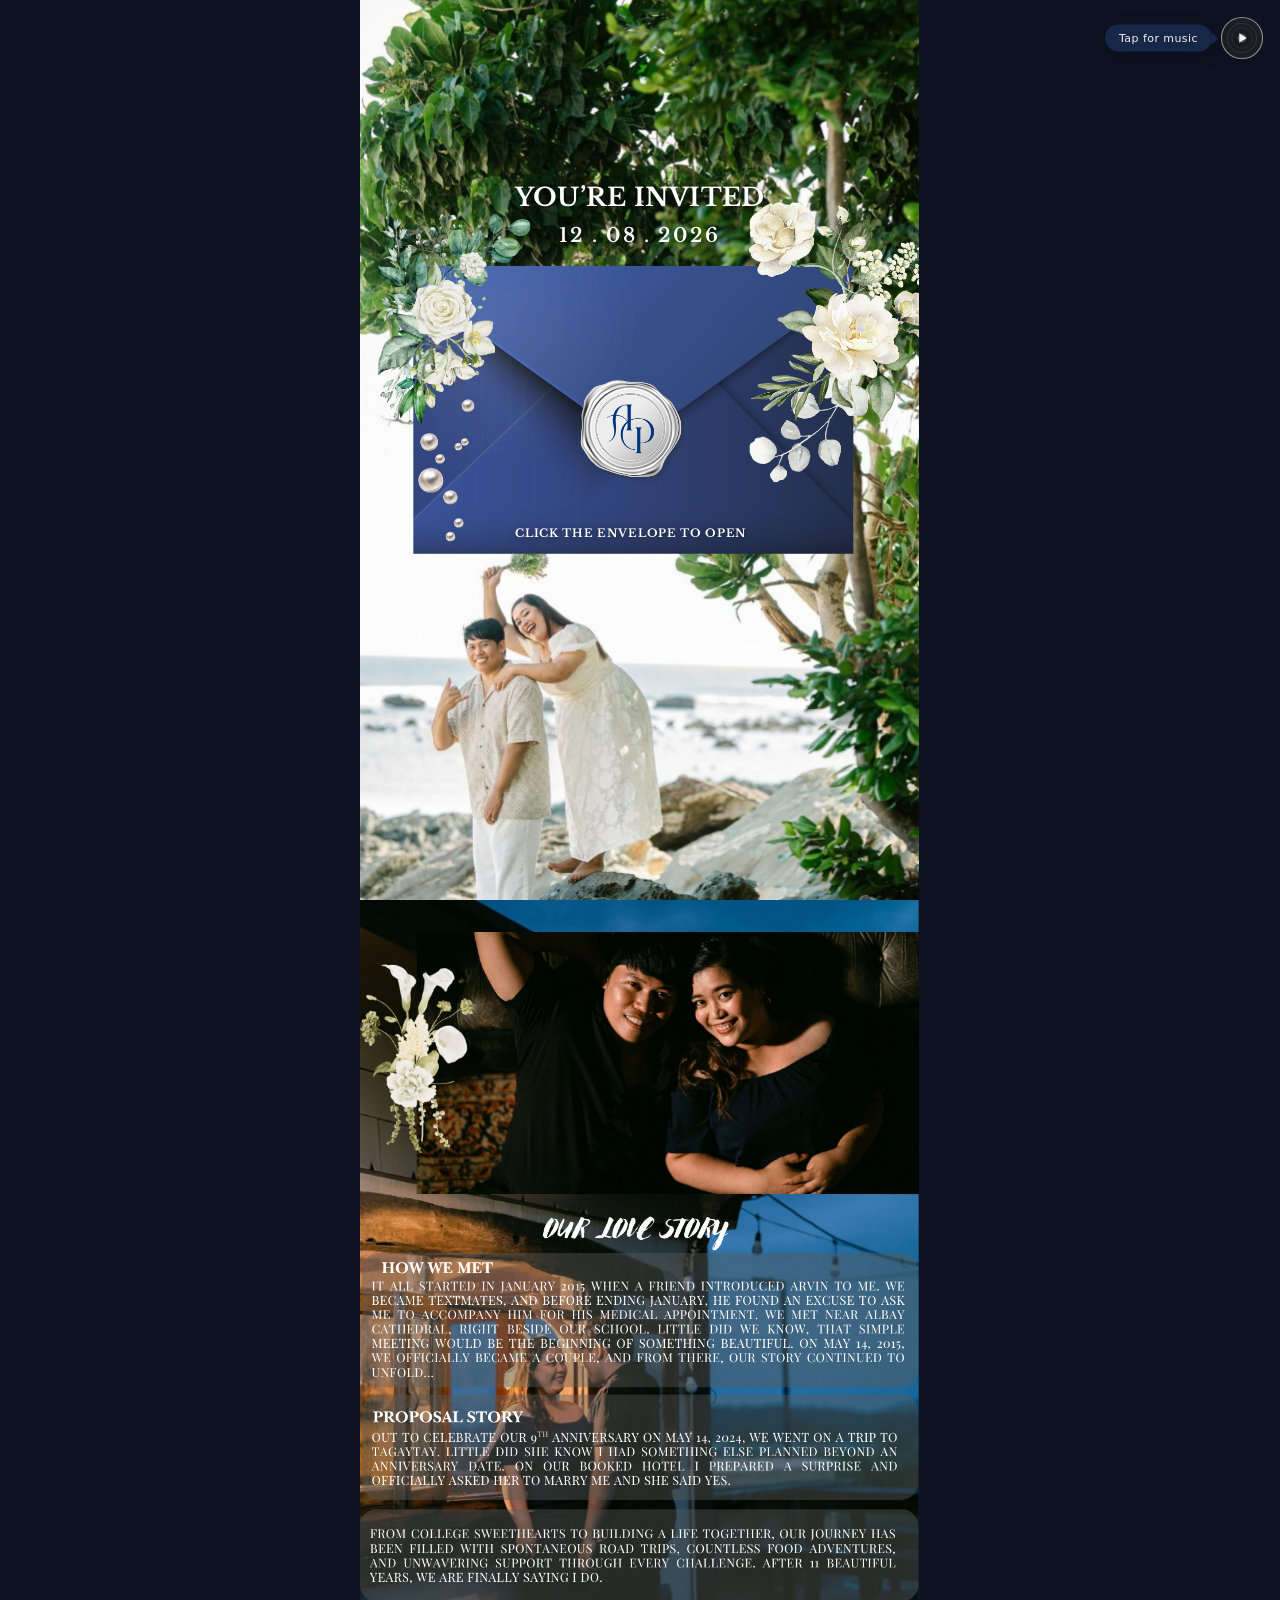
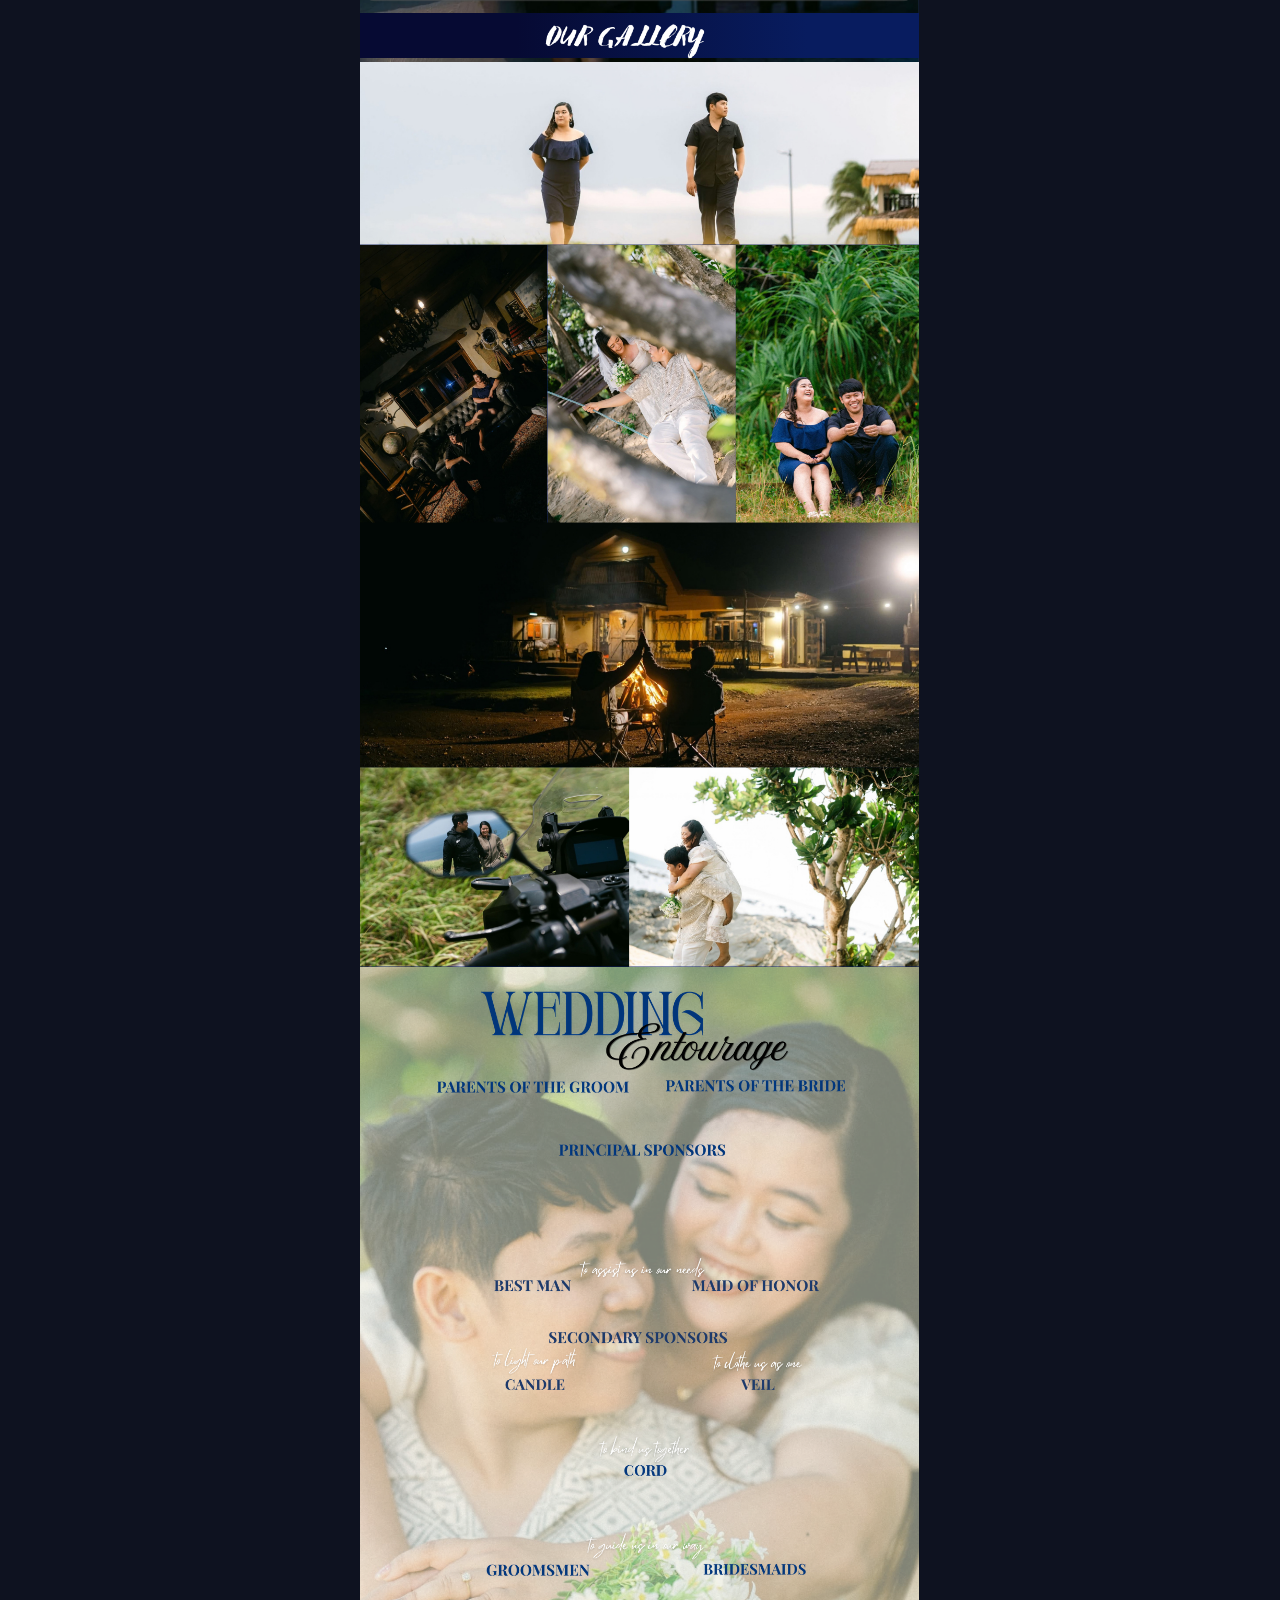
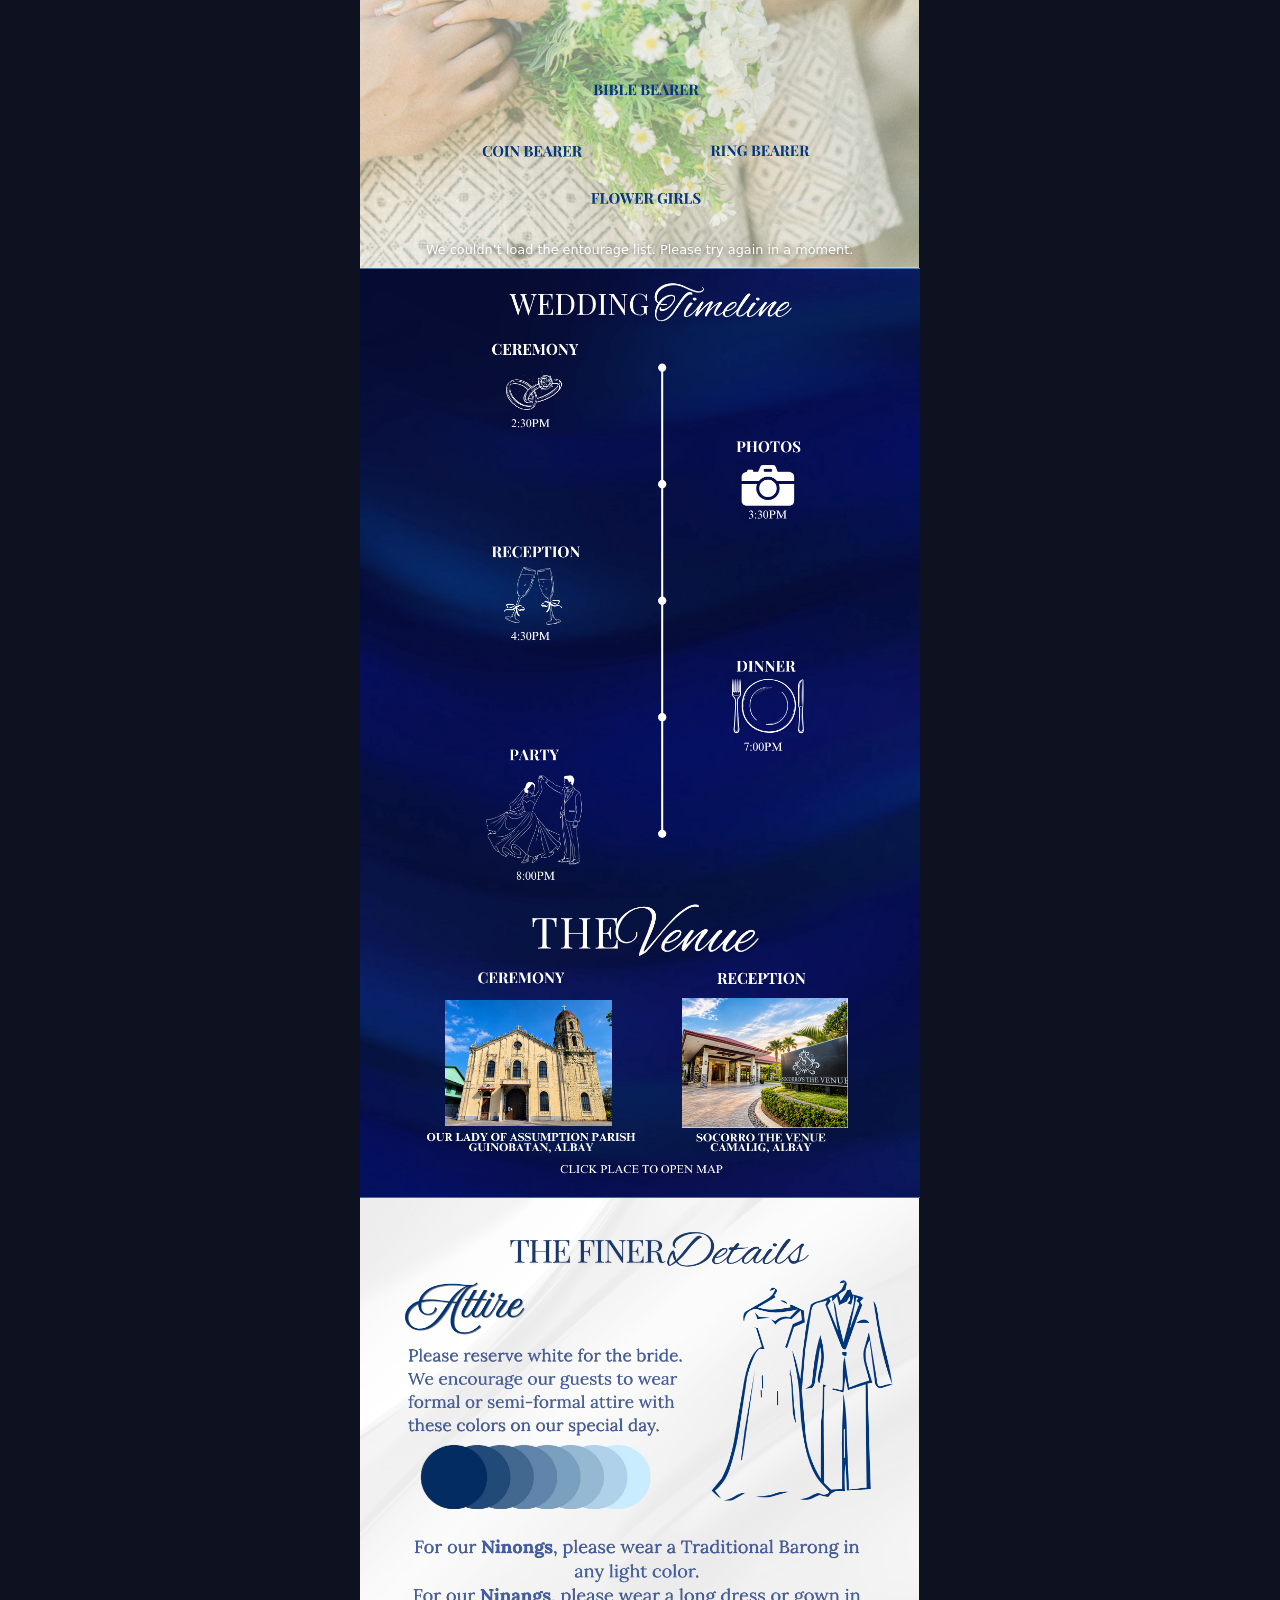
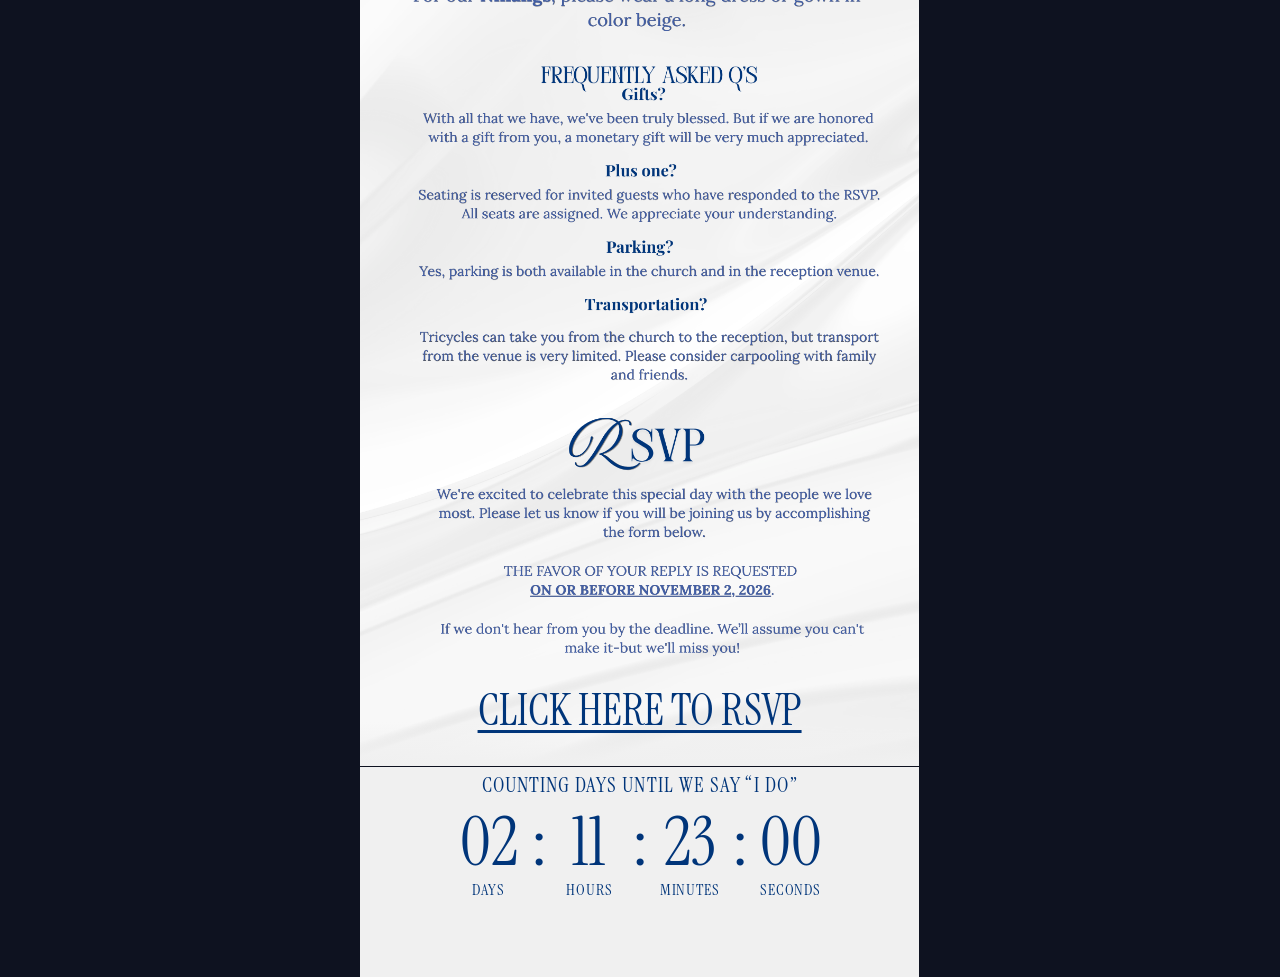
<file: index.html>
<!DOCTYPE html>
<html lang="en">
<head>
<meta charset="UTF-8">
<meta name="viewport" content="width=device-width, initial-scale=1, viewport-fit=cover">
<meta name="description" content="You are invited to the wedding of Arvin &amp; Precious on December 8, 2026.">
<meta name="robots" content="noindex,nofollow">
<meta name="theme-color" content="#16274a">
<meta property="og:type" content="website">
<meta property="og:url" content="https://verykimiczar.github.io/RVSP/">
<meta property="og:image" content="https://verykimiczar.github.io/RVSP/assets/og-image.jpg?v=2">
<meta property="og:image:type" content="image/jpeg">
<meta property="og:image:width" content="1200">
<meta property="og:image:height" content="630">
<meta property="og:image:alt" content="Arvin and Precious running hand in hand on the beach">
<meta name="twitter:card" content="summary_large_image">
<meta name="twitter:image" content="https://verykimiczar.github.io/RVSP/assets/og-image.jpg?v=2">
<meta property="og:title" content="Arvin &amp; Precious &mdash; You&rsquo;re Invited">
<meta property="og:description" content="You are invited to the wedding of Arvin &amp; Precious on December 8, 2026.">
<link rel="icon" type="image/png" sizes="32x32" href="assets/favicon-32.png">
<link rel="icon" type="image/png" sizes="192x192" href="assets/favicon-192.png">
<link rel="apple-touch-icon" href="assets/apple-touch-icon.png">
<title>Arvin &amp; Precious</title>
<link rel="preconnect" href="https://fonts.googleapis.com">
<link rel="preconnect" href="https://fonts.gstatic.com" crossorigin>
<link href="https://fonts.googleapis.com/css2?family=Libre+Baskerville:wght@400;700&family=Lora:ital,wght@0,400;0,600;1,400;1,600&family=Instrument+Serif&display=swap" rel="stylesheet">
<link rel="stylesheet" href="styles.css">
</head>
<body>

<button class="music-disc is-muted" id="musicDisc" type="button" aria-label="Play background music" aria-pressed="true">
  <svg class="disc-art" viewBox="0 0 60 60" xmlns="http://www.w3.org/2000/svg">
    <circle cx="30" cy="30" r="28" fill="#16274a" stroke="#f3f7fb" stroke-width="1.5"/>
    <circle cx="30" cy="30" r="20" fill="none" stroke="rgba(255,255,255,.25)" stroke-width="1"/>
    <circle cx="30" cy="30" r="14" fill="none" stroke="rgba(255,255,255,.18)" stroke-width="1"/>
    <circle cx="30" cy="30" r="6" fill="#b3925c"/>
    <circle cx="30" cy="30" r="2" fill="#16274a"/>
  </svg>
  <svg class="play-icon" viewBox="0 0 24 24" width="16" height="16" fill="#f3f7fb" aria-hidden="true"><path d="M8 5v14l11-7z"/></svg>
</button>
<p class="music-hint" id="musicHint">Tap for music</p>
<audio id="bgMusic" loop preload="metadata">
  <source src="assets/bgm.mp3" type="audio/mpeg">
</audio>

<nav class="side-nav" id="sideNav" aria-label="Jump to a section">
  <svg width="0" height="0" style="position:absolute" aria-hidden="true" focusable="false">
    <defs><filter id="navGoo"><feGaussianBlur in="SourceGraphic" stdDeviation="3" result="b"/><feColorMatrix in="b" mode="matrix" values="1 0 0 0 0  0 1 0 0 0  0 0 1 0 0  0 0 0 18 -7" result="g"/><feComposite in="SourceGraphic" in2="g" operator="atop"/></filter></defs>
  </svg>
  <div class="nav-rail">
    <ul class="nav-list">
      <li><a class="nav-item" href="#countdown"><span class="nav-label">Countdown</span></a></li>
      <li><a class="nav-item" href="#story"><span class="nav-label">Our Love Story</span></a></li>
      <li><a class="nav-item" href="#gallery"><span class="nav-label">Gallery</span></a></li>
      <li><a class="nav-item" href="#entourage"><span class="nav-label">Wedding Entourage</span></a></li>
      <li><a class="nav-item" href="#timeline"><span class="nav-label">Timeline &amp; Venue</span></a></li>
      <li><a class="nav-item" href="#details"><span class="nav-label">Details &amp; RSVP</span></a></li>
    </ul>
    <div class="nav-goo" aria-hidden="true"></div>
  </div>
</nav>

<main class="stage" id="stage">
  <p class="invite-heading">You&rsquo;re Invited</p>
  <p class="invite-date">12 . 08 . 2026</p>

  <div class="envelope-wrap">
    <img class="envelope" src="assets/photos/envelope/envelope.png" width="1097" height="692" alt="Wedding invitation envelope">
    <p class="unseal-caption">Click the envelope to open</p>
    <button class="envelope-hit" id="openBtn" type="button" aria-label="Open the invitation"></button>
  </div>

  <section class="countdown" id="countdown" aria-hidden="true">
    <div class="cd-bg"></div>
    <div class="cd-frame">
      <img class="cd-flap" src="assets/photos/countdown/flap.png" width="952" height="933" alt="">
      <img class="cd-content" src="assets/photos/countdown/content.png" width="784" height="736" alt="Together with our families, Arvin and Precious invite you to join in the celebration of our marriage">
      <img class="cd-base" src="assets/photos/countdown/base.png" width="1106" height="949" alt="">
      <a class="cd-story" id="storyLink" href="#story"><img src="assets/photos/countdown/click.png" width="481" height="325" alt="Click to see our story"></a>
      <p class="cd-title">Counting days until we say &ldquo;I do&rdquo;</p>
      <div class="cd-grid" role="timer" aria-label="Countdown to December 8, 2026">
        <div class="cd-unit"><span class="cd-num" data-cd="d">00</span><span class="cd-label">Days</span></div>
        <div class="cd-unit"><span class="cd-num" data-cd="h">00</span><span class="cd-label">Hours</span></div>
        <div class="cd-unit"><span class="cd-num" data-cd="m">00</span><span class="cd-label">Minutes</span></div>
        <div class="cd-unit"><span class="cd-num" data-cd="s">00</span><span class="cd-label">Seconds</span></div>
      </div>
    </div>
  </section>
</main>

<section class="story" id="story">
  <div class="story-top">
    <img class="story-flower" src="assets/photos/story/photo-flower.png" width="781" height="365" alt="Arvin and Precious" loading="lazy">
    <img class="story-text" src="assets/photos/story/lovestory.png" width="974" height="797" alt="Our love story: how we met, our proposal story, and how our journey continues. Our gallery." loading="lazy">
  </div>
  <img class="story-collage" id="gallery" src="assets/photos/story/collage.png" width="1192" height="1731" alt="Gallery of photos of Arvin and Precious" loading="lazy">
</section>


<section class="ent" id="entourage">
  <img class="ent-piece title" src="assets/photos/weddingdeets/entourage.png" width="876" height="268" alt="Wedding Entourage" loading="lazy">
  <img class="ent-piece pp" src="assets/photos/weddingdeets/parents-principal.png" width="836" height="179" alt="Parents of the Groom, Parents of the Bride, Principal Sponsors" loading="lazy">
  <img class="ent-piece bm" src="assets/photos/weddingdeets/assist-best-maid.png" width="805" height="103" alt="To assist us in our needs: Best Man, Maid of Honor" loading="lazy">
  <img class="ent-piece cv" src="assets/photos/weddingdeets/secondary-candle-veil.png" width="683" height="146" alt="Secondary Sponsors: Candle, Veil" loading="lazy">
  <img class="ent-piece bb" src="assets/photos/weddingdeets/bind-bride.png" width="709" height="304" alt="Cord, Groomsmen, Bridesmaids" loading="lazy">
  <img class="ent-piece bf" src="assets/photos/weddingdeets/bible-flower.png" width="697" height="263" alt="Bible Bearer, Coin Bearer, Ring Bearer, Flower Girls" loading="lazy">
  <div class="ent-names" data-ent="parentsGroom"></div>
  <div class="ent-names" data-ent="parentsBride"></div>
  <div class="ent-names" data-ent="principalLeft"></div>
  <div class="ent-names" data-ent="principalRight"></div>
  <div class="ent-names" data-ent="bestMan"></div>
  <div class="ent-names" data-ent="maid"></div>
  <div class="ent-names" data-ent="candle"></div>
  <div class="ent-names" data-ent="veil"></div>
  <div class="ent-names" data-ent="cord"></div>
  <div class="ent-names" data-ent="groomsmen"></div>
  <div class="ent-names" data-ent="bridesmaids"></div>
  <div class="ent-names" data-ent="bible"></div>
  <div class="ent-names" data-ent="coin"></div>
  <div class="ent-names" data-ent="ring"></div>
  <div class="ent-names" data-ent="flower"></div>
  <p class="ent-status" id="entStatus" hidden></p>
</section>

<section class="venue" id="timeline">
  <p class="sr-only">Wedding timeline: ceremony 2:30 PM, photos 3:30 PM, reception 4:30 PM, dinner 7:00 PM, party 8:00 PM. The venue: ceremony at Our Lady of the Assumption Parish, Guinobatan, Albay; reception at Socorro's The Venue, Camalig, Albay. Select a place to open its map.</p>
  <a class="venue-link ceremony" href="https://www.google.com/maps/place/Our+Lady+of+the+Assumption+Parish+Church+-+Poblacion,+Guinobatan,+Albay+(Diocese+of+Legazpi)/@13.1913012,123.5979834,17z/data=!3m1!4b1!4m6!3m5!1s0x33a10896a8161387:0x7d212d67f3a30101!8m2!3d13.1913012!4d123.6005583!16s%2Fg%2F11g6mv6gl_" target="_blank" rel="noopener noreferrer" aria-label="Open map: Our Lady of the Assumption Parish, Guinobatan, Albay (opens in a new tab)">
    <img src="assets/photos/wherewhen/ceremony.png" width="327" height="247" alt="Our Lady of the Assumption Parish church" loading="lazy">
  </a>
  <a class="venue-link reception" href="https://www.google.com/maps/place/Socorro's+The+Venue/@13.1789121,123.6712646,17z/data=!3m1!4b1!4m6!3m5!1s0x33a107b3dcfee1b9:0x1fc22ef3575d387b!8m2!3d13.1789121!4d123.6712646!16s%2Fg%2F11lm0r4rkm" target="_blank" rel="noopener noreferrer" aria-label="Open map: Socorro's The Venue, Camalig, Albay (opens in a new tab)">
    <img src="assets/photos/wherewhen/reception.png" width="323" height="254" alt="Socorro's The Venue entrance" loading="lazy">
  </a>
</section>

<section class="details" id="details">
  <p class="sr-only">The finer details. Attire: please reserve white for the bride. We encourage our guests to wear formal or semi-formal attire in shades of blue. For our Ninongs, please wear a Traditional Barong in any light color. For our Ninangs, please wear a long dress or gown in color beige. Frequently asked questions. Gifts: with all that we have, we have been truly blessed, but if we are honored with a gift from you, a monetary gift will be very much appreciated. Plus one: seating is reserved for invited guests who have responded to the RSVP, and all seats are assigned. Parking: yes, parking is available both at the church and at the reception venue. Transportation: tricycles can take you from the church to the reception, but transport from the venue is very limited, so please consider carpooling with family and friends. RSVP: we are excited to celebrate this special day with the people we love most. Please let us know if you will be joining us. The favor of your reply is requested on or before November 2, 2026. If we do not hear from you by the deadline, we will assume you cannot make it, but we will miss you.</p>
  <button class="rsvp-link" id="rsvpOpen" type="button" aria-expanded="false" aria-controls="rsvpPanel">Click here to RSVP</button>
</section>

<section class="rsvp" id="rsvp" aria-label="RSVP">
  <div class="rsvp-panel" id="rsvpPanel">
    <div class="rsvp-panel-inner" inert>
      <div class="rsvp-card" role="group" aria-labelledby="rsvpHeading">
        <div class="rsvp-orn" aria-hidden="true">&#10022;</div>
        <h2 class="rsvp-heading" id="rsvpHeading">Find your invitation</h2>
        <p class="rsvp-sub">Every seat is reserved with love and intention.<br>Kindly find your name to confirm your attendance.</p>

        <label class="rsvp-label" for="nameInput">Guest name</label>
        <input class="rsvp-input" type="text" id="nameInput" placeholder="Enter your name&hellip;" autocomplete="off" autocapitalize="words" spellcheck="false" enterkeyhint="search">
        <p class="rsvp-status" id="lookupStatus" aria-live="polite"></p>

        <div class="rsvp-reveal" id="inviteSection">
          <div class="rsvp-reveal-inner" inert>
            <p class="rsvp-rule-label">Reserved in your honour</p>
            <div class="rsvp-person">
              <select class="rsvp-title" id="titleSelect" aria-label="Title (Mr., Mrs., or Miss)">
                <option value="">Title</option>
                <option value="Mr.">Mr.</option>
                <option value="Mrs.">Mrs.</option>
                <option value="Miss">Miss</option>
              </select>
              <span class="rsvp-person-name" id="inviteName">Guest Name</span>
              <div class="rsvp-control">
                <label class="rsvp-switch">
                  <input type="checkbox" id="attendToggle" aria-label="Attending">
                  <span class="track"></span>
                  <span class="thumb"></span>
                </label>
                <span class="rsvp-switch-label" id="attendLabel">Regretfully declines</span>
              </div>
            </div>
          </div>
        </div>

        <div class="rsvp-reveal" id="confirmSection">
          <div class="rsvp-reveal-inner" inert>
            <div class="rsvp-confirm">
              <button class="rsvp-btn" id="confirmBtn" type="button">Confirm response</button>
              <p class="rsvp-status" id="confirmStatus" aria-live="polite"></p>
              <p class="rsvp-deadline">RSVP deadline &middot; November 2, 2026</p>
            </div>
          </div>
        </div>
      </div>
    </div>
  </div>
</section>

<section class="dt-wrap" aria-label="Countdown to the wedding">
  <div class="dt-inner">
    <p class="dt-title">Counting days until we say &ldquo;I do&rdquo;</p>
    <div class="dt-grid" role="timer" aria-label="Countdown to December 8, 2026">
      <div class="dt-unit"><span class="dt-num" data-cd="d">00</span><span class="dt-label">Days</span></div>
      <div class="dt-unit"><span class="dt-num" data-cd="h">00</span><span class="dt-label">Hours</span></div>
      <div class="dt-unit"><span class="dt-num" data-cd="m">00</span><span class="dt-label">Minutes</span></div>
      <div class="dt-unit"><span class="dt-num" data-cd="s">00</span><span class="dt-label">Seconds</span></div>
    </div>
  </div>
</section>

<div class="rsvp-overlay" id="thankYouOverlay" aria-hidden="true">
  <div class="rsvp-modal" role="dialog" aria-modal="true" aria-labelledby="thankYouHeading">
    <span class="rsvp-modal-spark" aria-hidden="true">&#10022;</span>
    <p class="rsvp-modal-couple">Arvin <span>&amp;</span> Precious</p>
    <hr class="rsvp-modal-divider">
    <p class="rsvp-modal-heading" id="thankYouHeading">Thank You</p>
    <p class="rsvp-modal-message" id="thankYouMessage">Your response has been received.</p>
    <button class="rsvp-modal-close" id="closeThankYouBtn" type="button">Close</button>
  </div>
</div>

<script src="script.js"></script>
</body>
</html>
</file>
<file: styles.css>
:root{
  --h100: 100vh;
  --col: min(100vw, calc(var(--h100) * 1455 / 2342)); /* width of the portrait column every section uses */
  --cq: calc(var(--col) / 100); /* 1% of the column; becomes 1cqw below where supported */
  --navy: #16274a;
  --paper: #f7f2e6;
  --font-display: 'Libre Baskerville', serif;
  --ease: cubic-bezier(.65,0,.35,1);
}
@supports (height: 100dvh){ :root{ --h100: 100dvh; } }
@supports (width: 1cqw){ :root{ --cq: 1cqw; } }
@supports not (width: 1cqw){ .cd-frame{ --cq: calc(min(var(--col), var(--h100) * 608 / 1080) / 100); } }
*{ box-sizing: border-box; }
html, body{ height: 100%; margin: 0; }
body{ background: #0e1220; overflow: hidden; } /* locked on the envelope... */
body.site-opened{ overflow-y: auto; } /* ...scrolls once it is opened */
button{ font-family: inherit; cursor: pointer; }

/* Portrait stage matching the 1455x2342 background; extra width on desktop shows dark sides */
.stage{
  position: relative; overflow: hidden; overflow: clip;
  height: 100vh;
  height: 100dvh;
  width: var(--col);
  margin: 0 auto;
  container-type: inline-size;
  background:
    url('assets/photos/envelope/background1.png') 23% 43% / 130% 130% no-repeat,
    linear-gradient(180deg, #16274a 0%, #2c4a78 32%, #6f9dc4 62%, #cfe0ee 100%);
}

.invite-heading, .invite-date{
  position: absolute; left: 0; right: 0; margin: 0; text-align: center;
  font-family: var(--font-display); color: #fff; text-transform: uppercase;
  transform: translateY(-50%);
  text-shadow: 0 2px 12px rgba(0,0,0,.4);
  transition: opacity .5s var(--ease);
}
.invite-heading{ top: 21.9%; font-weight: 700; letter-spacing: .01em; font-size: calc(var(--cq) * 4.5); }
.invite-date{ top: 26.1%; font-weight: 600; letter-spacing: .10em; font-size: calc(var(--cq) * 3.5); }

.envelope-wrap{
  position: absolute; left: 3%; top: 22.4%; width: 100%;
  aspect-ratio: 1097 / 692;
  transition: opacity .7s var(--ease), transform .7s var(--ease);
}
.envelope{ display: block; width: 100%; height: 100%; pointer-events: none; }
.envelope-hit{
  position: absolute; inset: 0; border: 0; background: none; padding: 0; border-radius: 4px;
}
.envelope-hit:focus-visible{ outline: 2px solid #fff; outline-offset: 2px; }

.unseal-caption{
  position: absolute; left: 0; right: 9%; bottom: 4%; margin: 0; text-align: center;
  font-family: var(--font-display); font-weight: 700; text-transform: uppercase;
  letter-spacing: .06em; font-size: calc(var(--cq) * 2); color: #fff;
  text-shadow: 0 1px 6px rgba(0,0,0,.45);
  pointer-events: none;
}

.stage.is-opened .envelope-wrap{ opacity: 0; transform: translateY(-4%) scale(1.05); pointer-events: none; }
.stage.is-opened .invite-heading, .stage.is-opened .invite-date{ opacity: 0; }

.countdown{
  position: absolute; inset: 0; opacity: 0; visibility: hidden;
  transition: opacity .7s var(--ease), visibility 0s linear .7s;
}
.stage.is-opened .countdown{ opacity: 1; visibility: visible; transition-delay: 0s; }
.cd-bg{
  position: absolute; inset: 0;
  background: url('assets/photos/countdown/background2.png') 60% 70% / 135% 125% no-repeat, #d9c9a8;
}
.cd-frame{
  position: absolute; top: 0; bottom: 0; left: 50%; transform: translateX(-50%);
  aspect-ratio: 608 / 1080; max-width: 100%;
  container-type: inline-size; perspective: 1400px;
}
.cd-flap, .cd-content, .cd-base{ position: absolute; display: block; height: auto; }
.cd-flap{ left: 6.58%; top: 11.57%; width: 83.44%; transform-origin: 50% 100%; transform: rotateX(90deg); opacity: .6; }
.cd-content{ left: 14.47%; top: 14.35%; width: 69.1%; opacity: 0; }
.cd-base{ left: .82%; top: 31.85%; width: 97%; }
/* "Click to see our story": the scroll sits in the slot of the old cloud (fitted to the Canva reference, 481:325 like click.png) and links to the Love Story section */
.cd-story{ position: absolute; display: block; left: 49.38%; top: 59.05%; width: 45.13%; -webkit-tap-highlight-color: transparent; transition: transform .25s var(--ease); }
.cd-story img{ display: block; width: 100%; height: auto; }
.cd-story:hover{ transform: translateY(-1.2%) scale(1.04); }
.cd-story:active{ transform: scale(.98); }
.cd-story:focus-visible{ outline: 2px solid #fff; outline-offset: 4px; border-radius: 6px; }
.stage.is-opened .cd-flap{ animation: flap-open 1.1s .3s var(--ease) both; }
.stage.is-opened .cd-content{ animation: content-in 1.6s 1s var(--ease) both; }
@keyframes flap-open{ from{ transform: rotateX(90deg); opacity: .6; } to{ transform: rotateX(0); opacity: 1; } }
@keyframes content-in{ from{ opacity: 0; transform: translateY(3%); } to{ opacity: 1; transform: none; } }

.cd-title, .cd-grid{
  position: absolute; left: 0; right: 0; margin: 0; text-align: center; color: #fff;
  font-family: var(--font-display); text-transform: uppercase;
  text-shadow: 0 1px 8px rgba(0,0,0,.35);
}
.cd-title{ top: 84.35%; transform: translateY(-50%); font-weight: 700; font-size: calc(var(--cq) * 3.2); letter-spacing: .02em; }
.cd-grid{ top: 86.2%; display: grid; grid-template-columns: repeat(4, calc(var(--cq) * 19.08)); justify-content: center; }
.cd-unit{ position: relative; display: flex; flex-direction: column; align-items: center; }
.cd-num{ font-size: calc(var(--cq) * 11); line-height: 1; font-variant-numeric: tabular-nums; }
.cd-unit:not(:last-child)::after{
  content: ":"; position: absolute; top: 0; right: 0; transform: translateX(50%);
  font-size: calc(var(--cq) * 11); line-height: 1;
}
.cd-label{ margin-top: calc(var(--cq) * .5); font-size: calc(var(--cq) * 2.6); line-height: 1; letter-spacing: .02em; }

/* Story: sits below the countdown, same column width as the stage */
.story{
  width: var(--col); margin: 0 auto;
  container-type: inline-size; overflow: clip; background: #0b1f66;
}
.story-top{
  position: relative; --gallery-band: calc(var(--cq) * 8); --gallery-band-shift: calc(var(--cq) * .8); padding-top: calc(var(--cq) * 5.8);
  background: url('assets/photos/story/background3.png') center top / cover no-repeat, #1c2a4a;
}
.story-flower, .story-text, .story-collage{ display: block; width: 100%; height: auto; }
.story-text{ position: relative; z-index: 1; margin-top: calc(var(--cq) * 2); } /* gap under the couple photo; the title already has its own top space inside the image */
#gallery{ scroll-margin-top: calc(var(--cq) * 10); } /* keeps the "Our Gallery" title in view when jumped to */
/* lovestory.png is transparent behind "Our Gallery", so the band is drawn here, behind it */
.story-top::after{
  content: ""; position: absolute; left: 0; right: 0; bottom: var(--gallery-band-shift); height: var(--gallery-band);
  background: linear-gradient(90deg, #060a33 28%, #081c5f 80%);
}

/* Entourage: 402x648 canvas measured from the Canva reference; pieces and name lists placed in % of it */
.ent{
  position: relative; width: var(--col); margin: 0 auto;
  aspect-ratio: 402 / 648; container-type: inline-size; overflow: clip;
  background: url('assets/photos/weddingdeets/background4.png') 42% 50% / cover no-repeat, #e8eadb;
}
.ent-piece{ position: absolute; display: block; height: auto; pointer-events: none; }
.ent-names{
  position: absolute; transform: translateX(-50%); margin: 0; text-align: center; white-space: nowrap;
  font-family: 'Lora', serif; font-weight: 600; font-size: calc(var(--cq) * 2.1); line-height: calc(var(--cq) * 2.64); color: #161616;
}
.ent-status{
  position: absolute; left: 0; right: 0; bottom: 1.2%; margin: 0; text-align: center;
  font-family: system-ui, sans-serif; font-size: calc(var(--cq) * 2.3); color: #fff; text-shadow: 0 1px 6px rgba(0,0,0,.6);
}
.ent-piece.title{ left: 12.19%; top: 0.00%; width: 81.72%; }
.ent-piece.pp{ left: 10.45%; top: 11.57%; width: 77.99%; }
.ent-piece.bm{ left: 13.18%; top: 31.02%; width: 75.09%; }
.ent-piece.cv{ left: 19.40%; top: 39.51%; width: 63.71%; }
.ent-piece.bb{ left: 18.16%; top: 50.93%; width: 66.14%; }
.ent-piece.bf{ left: 18.66%; top: 78.70%; width: 65.02%; }
.ent-names[data-ent="parentsGroom"]{ left: 30.85%; top: 14.38%; }
.ent-names[data-ent="parentsBride"]{ left: 70.65%; top: 14.38%; }
.ent-names[data-ent="principalLeft"]{ left: 31.34%; top: 22.02%; }
.ent-names[data-ent="principalRight"]{ left: 71.14%; top: 22.02%; }
.ent-names[data-ent="bestMan"]{ left: 30.97%; top: 36.84%; }
.ent-names[data-ent="maid"]{ left: 70.65%; top: 36.84%; }
.ent-names[data-ent="candle"]{ left: 31.59%; top: 47.48%; }
.ent-names[data-ent="veil"]{ left: 71.39%; top: 47.48%; }
.ent-names[data-ent="cord"]{ left: 51.24%; top: 57.28%; }
.ent-names[data-ent="groomsmen"]{ left: 30.85%; top: 68.24%; }
.ent-names[data-ent="bridesmaids"]{ left: 70.90%; top: 68.24%; }
.ent-names[data-ent="bible"]{ left: 51.74%; top: 81.51%; }
.ent-names[data-ent="coin"]{ left: 30.52%; top: 88.84%; }
.ent-names[data-ent="ring"]{ left: 72.26%; top: 88.84%; }
.ent-names[data-ent="flower"]{ left: 51.37%; top: 93.94%; }

/* Timeline & venue: the PNG carries the background, titles and icons; the two photos sit in its gaps and open Google Maps */
.venue{
  position: relative; width: var(--col); margin: 0 auto; aspect-ratio: 443 / 737; overflow: clip;
  background: url('assets/photos/wherewhen/timeline-venue.png') 29% 0 / cover no-repeat, #06104a;
}
.venue-link{ position: absolute; display: block; }
.venue-link img{ position: absolute; top: 0; display: block; height: auto; transition: filter .25s var(--ease); }
.venue-link:hover img{ filter: brightness(1.08); }
.venue-link:focus-visible{ outline: 2px solid #fff; outline-offset: 2px; }
.venue-link.ceremony{ left: 11.29%; top: 78.7%; width: 38.83%; height: 17.2%; }
.venue-link.ceremony img{ left: 9.88%; width: 76.7%; }
.venue-link.reception{ left: 57.56%; top: 78.43%; width: 29.57%; height: 17.4%; }
.venue-link.reception img{ left: 0; width: 100%; }
.sr-only{ position: absolute; width: 1px; height: 1px; margin: -1px; padding: 0; overflow: hidden; clip-path: inset(50%); white-space: nowrap; }

/* Details & RSVP: the PNG carries the artwork and text; the RSVP link sits in its empty bottom area. Reference 312x698: the asset is stretched to fill it (about 3% wider than its own ratio). The box is cropped to 312x652 (blank silk) so the countdown can follow the RSVP form instead of sitting inside the picture. */
.details{
  position: relative; width: var(--col); margin: 0 auto; aspect-ratio: 312 / 652;
  container-type: inline-size; overflow: clip; --ink: #00357a;
  background: url('assets/photos/faq/faq.png') 0 0 / 100% calc(var(--col) * 698 / 312) no-repeat, #ececec;
}
.details::after{ content: ""; position: absolute; left: 0; right: 0; bottom: 0; height: calc(var(--cq) * 8); background: linear-gradient(to bottom, rgba(240,240,240,0), #f0f0f0); pointer-events: none; }
.rsvp-link{
  position: absolute; z-index: 1; left: 50%; top: 95.25%; transform: translate(-50%, -50%); white-space: nowrap; margin: 0;
  padding: 0; border: 0; background: none; color: var(--ink); text-transform: uppercase;
  font-family: 'Instrument Serif', 'Libre Baskerville', serif; font-size: calc(var(--cq) * 7.8); line-height: 1.1;
  text-decoration: underline; text-decoration-thickness: calc(var(--cq) * .6); text-underline-offset: calc(var(--cq) * .9);
}
.rsvp-link:focus-visible{ outline: 2px solid var(--ink); outline-offset: 4px; }

/* Countdown under the RSVP form (sits right under the link while the form is closed) */
.dt-wrap{ width: var(--col); margin: 0 auto; container-type: inline-size; background: #f0f0f0; --ink: #00357a; }
.dt-inner{ padding: calc(var(--cq) * 1) 0 calc(var(--cq) * 14); text-align: center; color: var(--ink); text-transform: uppercase; font-family: 'Instrument Serif', 'Libre Baskerville', serif; }
.dt-title{ margin: 0 0 calc(var(--cq) * 2); font-size: calc(var(--cq) * 3.8); line-height: 1.2; letter-spacing: .05em; }
.dt-grid{ display: grid; grid-template-columns: repeat(4, calc(var(--cq) * 18)); justify-content: center; }
.dt-unit{ position: relative; display: flex; flex-direction: column; align-items: center; }
.dt-num{ font-size: calc(var(--cq) * 12); line-height: 1; font-variant-numeric: tabular-nums; }
.dt-unit:not(:last-child)::after{ content: ":"; position: absolute; top: 0; right: 0; transform: translateX(50%); font-size: calc(var(--cq) * 12); line-height: 1; }
.dt-label{ margin-top: calc(var(--cq) * 1.2); font-size: calc(var(--cq) * 2.8); line-height: 1; letter-spacing: .06em; }

/* RSVP form: opens under the Details section when "Click here to RSVP" is pressed */
.rsvp{
  width: var(--col); margin: 0 auto; container-type: inline-size; background: #f0f0f0;
  --rv-ink: #00357a; --rv-text: #405ca4; --rv-line: #c3d0e6; --rv-accept: #3c6e4a; --rv-decline: #9c5a4a;
  font-family: 'Lora', serif; color: var(--rv-text);
}
.rsvp-panel{ display: grid; grid-template-rows: 0fr; opacity: 0; transition: grid-template-rows .6s var(--ease), opacity .5s var(--ease); }
.rsvp-panel.is-open{ grid-template-rows: 1fr; opacity: 1; }
.rsvp-panel-inner{ overflow: hidden; min-height: 0; visibility: hidden; transition: visibility 0s linear .6s; }
.rsvp-panel.is-open .rsvp-panel-inner{ visibility: visible; transition-delay: 0s; }
/* the card is inset a little so the side nav (fixed, near the column edge) never covers the fields */
.rsvp-card{
  margin: calc(var(--cq) * 3) calc(var(--cq) * 5) calc(var(--cq) * 9); padding: calc(var(--cq) * 8) calc(var(--cq) * 7) calc(var(--cq) * 7);
  background: #fff; border: 1px solid #dbe4f2; border-radius: 22px;
  box-shadow: 0 22px 44px -26px rgba(0,53,122,.45), 0 2px 6px rgba(0,53,122,.06);
}
.rsvp-orn{ display: flex; align-items: center; gap: 12px; max-width: 58%; margin: 0 auto calc(var(--cq) * 4); font-size: 14px; line-height: 1; color: var(--rv-ink); opacity: .55; }
.rsvp-orn::before, .rsvp-orn::after{ content: ""; flex: 1; height: 1px; background: currentColor; }
.rsvp-heading{ margin: 0 0 calc(var(--cq) * 3); text-align: center; text-wrap: balance; font: 400 clamp(30px, calc(var(--cq) * 10), 46px)/1.05 'Instrument Serif', 'Libre Baskerville', serif; color: var(--rv-ink); }
.rsvp-sub{ margin: 0 auto calc(var(--cq) * 8); max-width: 30em; text-align: center; text-wrap: balance; font-size: clamp(14px, calc(var(--cq) * 4), 17px); line-height: 1.6; }
.rsvp-label{ margin: 0 0 8px; font-size: clamp(11px, calc(var(--cq) * 3), 13px); font-weight: 600; letter-spacing: .14em; text-transform: uppercase; color: var(--rv-ink); }
.rsvp-input{
  display: block; width: 100%; padding: 15px 16px; border: 1px solid var(--rv-line); border-radius: 10px;
  background: #fbfcfe; font: italic 400 17px 'Lora', serif; color: #16233f; transition: border-color .2s var(--ease), box-shadow .2s var(--ease);
}
.rsvp-input::placeholder{ font-style: normal; color: #8b99b4; }
.rsvp-input:focus{ outline: none; border-color: var(--rv-ink); box-shadow: 0 0 0 3px rgba(0,53,122,.16); background: #fff; }
.rsvp-btn:focus-visible, .rsvp-switch input:focus-visible ~ .track, .rsvp-modal-close:focus-visible{ outline: 2px solid var(--rv-ink); outline-offset: 2px; }
.rsvp-status{ display: flex; align-items: flex-start; gap: 8px; margin: 12px 2px 0; min-height: 20px; font-size: clamp(13px, calc(var(--cq) * 3.6), 15px); line-height: 1.4; color: var(--rv-accept); }
.rsvp-status .dot{ width: 7px; height: 7px; margin-top: .5em; border-radius: 50%; background: var(--rv-accept); flex: none; }
.rsvp-status.is-error{ color: var(--rv-decline); }
.rsvp-status.is-error .dot{ background: var(--rv-decline); }
.rsvp-reveal{ display: grid; grid-template-rows: 0fr; opacity: 0; transition: grid-template-rows .6s var(--ease), opacity .5s var(--ease); }
.rsvp-reveal.is-open{ grid-template-rows: 1fr; opacity: 1; }
.rsvp-reveal-inner{ overflow: hidden; min-height: 0; visibility: hidden; transition: visibility 0s linear .6s; }
.rsvp-reveal.is-open .rsvp-reveal-inner{ visibility: visible; transition-delay: 0s; }
.rsvp-rule-label{ display: flex; align-items: center; gap: 12px; margin: 26px 0 12px; font-size: clamp(11px, calc(var(--cq) * 3), 13px); font-weight: 600; letter-spacing: .14em; text-transform: uppercase; color: var(--rv-ink); }
.rsvp-rule-label::before, .rsvp-rule-label::after{ content: ""; flex: 1; border-top: 1px dashed var(--rv-line); }
.rsvp-person{ display: flex; flex-wrap: wrap; align-items: center; gap: 14px 14px; padding: 16px 18px; background: #f4f7fc; border: 1px solid #e1e9f5; border-radius: 14px; }
.rsvp-person-name{ flex: 1 1 140px; min-width: 0; overflow-wrap: break-word; font: italic 600 clamp(20px, calc(var(--cq) * 6), 26px)/1.25 'Lora', serif; color: var(--rv-ink); }
.rsvp-title{
  flex: none; min-width: 84px; padding: 9px 30px 9px 12px; border: 1px solid #c9d6ea; border-radius: 10px;
  background: #fff url("data:image/svg+xml,%3Csvg xmlns='http://www.w3.org/2000/svg' width='10' height='6'%3E%3Cpath d='M1 1l4 4 4-4' fill='none' stroke='%2300357a' stroke-width='1.5'/%3E%3C/svg%3E") no-repeat right 11px center;
  -webkit-appearance: none; appearance: none; cursor: pointer;
  font: 600 15px 'Lora', serif; color: var(--rv-ink);
}
.rsvp-title:focus{ outline: none; border-color: var(--rv-ink); box-shadow: 0 0 0 3px rgba(0,53,122,.16); }
.rsvp-control{ display: flex; flex-direction: row-reverse; justify-content: space-between; align-items: center; gap: 12px; flex: 1 0 100%; padding-top: 12px; border-top: 1px dashed var(--rv-line); }
.rsvp-switch{ position: relative; width: 46px; height: 26px; flex: none; }
.rsvp-switch input{ position: absolute; top: 50%; left: 50%; transform: translate(-50%, -50%); width: 48px; height: 44px; margin: 0; opacity: 0; cursor: pointer; }
.rsvp-switch .track{ position: absolute; inset: 0; border-radius: 999px; background: var(--rv-decline); transition: background .25s var(--ease); }
.rsvp-switch .thumb{ position: absolute; top: 3px; left: 3px; width: 20px; height: 20px; border-radius: 50%; background: #fff; box-shadow: 0 1px 3px rgba(0,0,0,.3); transition: transform .25s var(--ease); pointer-events: none; }
.rsvp-switch input:checked ~ .track{ background: var(--rv-accept); }
.rsvp-switch input:checked ~ .thumb{ transform: translateX(20px); }
.rsvp-switch-label{ white-space: nowrap; font-size: 10.5px; font-weight: 600; letter-spacing: .06em; text-transform: uppercase; color: var(--rv-decline); }
.rsvp-switch-label.is-accept{ color: var(--rv-accept); }
.rsvp-confirm{ padding-top: 24px; }
.rsvp-btn{
  display: block; width: 100%; padding: 16px 18px; border: 0; border-radius: 10px;
  background: linear-gradient(180deg, #0a4aa3, var(--rv-ink)); color: #fff; box-shadow: 0 12px 22px -12px rgba(0,53,122,.7);
  font: 600 13px 'Lora', serif; letter-spacing: .14em; text-transform: uppercase;
  transition: transform .2s var(--ease), filter .2s var(--ease), opacity .2s var(--ease);
}
.rsvp-btn:hover{ filter: brightness(1.1); }
.rsvp-btn:active{ transform: scale(.985); }
.rsvp-btn:disabled{ opacity: .5; cursor: not-allowed; }
.rsvp-deadline{ margin: 18px 0 0; padding-top: 16px; border-top: 1px solid #e6edf7; text-align: center; font-size: 12px; letter-spacing: .08em; text-transform: uppercase; }

.rsvp-overlay{ position: fixed; inset: 0; z-index: 100; display: none; align-items: center; justify-content: center; padding: 24px; background: rgba(10,18,32,.58); }
.rsvp-overlay.is-open{ display: flex; }
.rsvp-modal{
  width: 100%; max-width: 340px; padding: 38px 26px 30px; text-align: center; color: var(--paper);
  background: linear-gradient(165deg, var(--navy) 0%, #2c4a78 130%); border: 1px solid rgba(255,255,255,.3); border-radius: 6px; box-shadow: 0 24px 60px rgba(0,0,0,.4);
}
.rsvp-modal-spark{ display: block; margin-bottom: 14px; font-size: 18px; color: #d7e6f4; }
.rsvp-modal-couple{ margin: 0 0 22px; font: italic 400 28px/1.2 'Libre Baskerville', serif; }
.rsvp-modal-couple span{ font-style: normal; }
.rsvp-modal-divider{ margin: 0 -26px 20px; border: 0; border-top: 1px solid rgba(255,255,255,.3); }
.rsvp-modal-heading{ margin: 0 0 16px; font: 400 12px 'Lora', serif; letter-spacing: .3em; text-transform: uppercase; color: #d7e6f4; }
.rsvp-modal-message{ margin: 0 0 28px; font: italic 400 16px/1.6 'Lora', serif; }
.rsvp-modal-close{ padding: 10px 32px; border: 1px solid rgba(255,255,255,.55); border-radius: 2px; background: none; color: var(--paper); font: 400 11px 'Lora', serif; letter-spacing: .2em; text-transform: uppercase; transition: background .2s var(--ease); }
.rsvp-modal-close:hover{ background: rgba(255,255,255,.12); }
@media (prefers-reduced-motion: reduce){
  .rsvp-panel, .rsvp-reveal, .rsvp-switch .track, .rsvp-switch .thumb{ transition-duration: .01s; }
}

/* Side nav: slim dot rail at the middle right; labels show on hover or tap; one blob travels between dots */
.side-nav{
  position: fixed; z-index: 40; top: 50%; transform: translateY(-50%);
  right: max(8px, calc((100vw - var(--col)) / 2 + 8px));
  opacity: 0; visibility: hidden;
}
body.site-opened .side-nav{ opacity: 1; visibility: visible; transition: opacity .6s var(--ease) 1.2s; }
.nav-rail{
  position: relative; width: 28px; padding: 4px 0; border-radius: 14px;
  background: rgba(22,39,74,.88); border: 1px solid rgba(255,255,255,.25); box-shadow: 0 4px 14px rgba(0,0,0,.3);
}
.nav-list{ list-style: none; margin: 0; padding: 0; }
.nav-item{ position: relative; display: block; width: 26px; height: 44px; border-radius: 13px; }
.nav-item:focus-visible{ outline: 2px solid #fff; outline-offset: -2px; }
.nav-label{
  position: absolute; right: calc(100% + 6px); top: 50%; transform: translate(8px, -50%);
  padding: 7px 12px; border-radius: 999px; white-space: nowrap;
  background: var(--navy); border: 1px solid rgba(255,255,255,.25); box-shadow: 0 2px 8px rgba(0,0,0,.3);
  color: rgba(243,247,251,.85); font: 400 13px/1 var(--font-display);
  opacity: 0; pointer-events: none; transition: opacity .2s var(--ease), transform .2s var(--ease);
}
.nav-label::after{ content: ""; position: absolute; left: 100%; top: 0; bottom: 0; width: 8px; } /* hover bridge to the dot */
.nav-item[aria-current="true"] .nav-label{ color: #fff; font-weight: 700; }
.side-nav.is-open .nav-label{ opacity: 1; transform: translate(0, -50%); pointer-events: auto; }
.side-nav:has(.nav-item:focus-visible) .nav-label{ opacity: 1; transform: translate(0, -50%); pointer-events: auto; }
@media (hover: hover){
  .side-nav:hover .nav-label{ opacity: 1; transform: translate(0, -50%); pointer-events: auto; }
}
.nav-goo{ position: absolute; top: 4px; left: 0; width: 28px; filter: url(#navGoo); pointer-events: none; }
.nav-dot, .nav-blob{ position: absolute; border-radius: 50%; }
.nav-dot{ left: 10.5px; top: 18.5px; width: 7px; height: 7px; background: #7f97c9; }
.nav-blob{ left: 6px; top: 14px; width: 16px; height: 16px; background: #f3f7fb; }
@media (prefers-reduced-motion: reduce){ .nav-label{ transition-duration: .01s; } }

/* Music disc + hint, top-right corner of the viewport */
.music-disc{
  position: fixed; top: 16px; right: 16px; z-index: 50;
  width: 44px; height: 44px; padding: 0; border: none; background: none; border-radius: 50%;
}
.music-disc .disc-art{
  width: 100%; height: 100%; display: block;
  filter: drop-shadow(0 2px 6px rgba(0,0,0,.35));
  animation: disc-spin 3.2s linear infinite;
  transition: filter .3s var(--ease);
}
.music-disc.is-muted .disc-art{ animation-play-state: paused; filter: grayscale(1) opacity(.55); }
.music-disc .play-icon{
  position: absolute; top: 50%; left: 50%; transform: translate(-50%, -50%);
  opacity: 0; pointer-events: none; filter: drop-shadow(0 1px 3px rgba(0,0,0,.5));
  transition: opacity .25s var(--ease);
}
.music-disc.is-muted .play-icon{ opacity: 1; }
@keyframes disc-spin{ to{ transform: rotate(360deg); } }

.music-hint{
  position: fixed; top: 38px; right: 68px; transform: translateY(-50%);
  z-index: 50; margin: 0; white-space: nowrap;
  background: var(--navy); color: var(--paper);
  font-family: system-ui, sans-serif; font-size: 11px; letter-spacing: .04em;
  padding: 7px 14px; border-radius: 999px;
  box-shadow: 0 4px 14px rgba(0,0,0,.25);
  animation: hint-bob 1.8s ease-in-out infinite;
  transition: opacity .35s var(--ease), transform .35s var(--ease);
}
.music-hint::after{
  content: ""; position: absolute; top: 50%; right: -6px; transform: translateY(-50%);
  border: solid transparent; border-width: 6px 0 6px 6px; border-left-color: var(--navy);
}
.music-hint.is-hidden{ opacity: 0; transform: translateY(-50%) translateX(6px); pointer-events: none; }
@keyframes hint-bob{ 0%,100%{ transform: translateY(-50%); } 50%{ transform: translateY(calc(-50% - 3px)); } }

@media (prefers-reduced-motion: reduce){
  .music-disc .disc-art, .music-hint{ animation: none; }
  .envelope-wrap, .invite-heading, .invite-date, .countdown, .cd-story{ transition-duration: .01s; }
  .stage.is-opened .cd-flap, .stage.is-opened .cd-content{ animation-duration: .01s; animation-delay: 0s; }
}

/* Side nav: invisible when the page is idle, visible while scrolling (and on hover, focus, or after a tap on it) */
body.site-opened .side-nav{ opacity: 0; transition: opacity .35s var(--ease); }
body.site-opened .side-nav.is-scrolling,
body.site-opened .side-nav.is-open,
body.site-opened .side-nav:hover,
body.site-opened .side-nav:focus-within{ opacity: 1; }
/* On touch screens an invisible nav must not catch taps meant for the text underneath */
@media (hover: none){
  body.site-opened .side-nav:not(.is-scrolling):not(.is-open){ pointer-events: none; }
}
</file>
